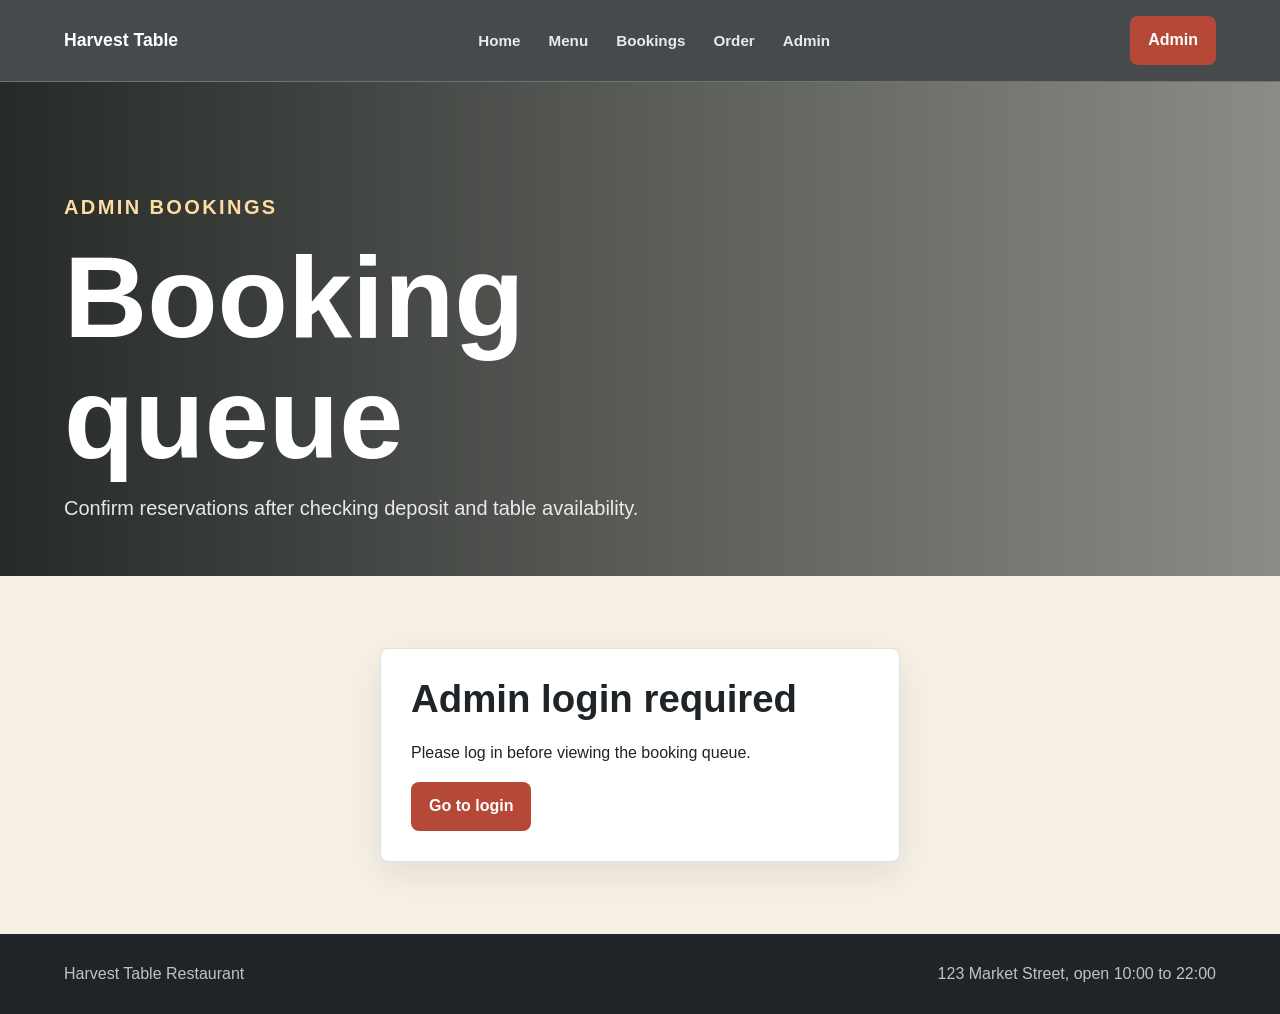
<file: projects/Static-Website/admin-bookings.html>
<!DOCTYPE html>
<html lang="en">
<head>
  <meta charset="UTF-8">
  <meta name="viewport" content="width=device-width, initial-scale=1.0">
  <title>Admin Bookings | Harvest Table Restaurant</title>
  <link rel="stylesheet" href="style.css">
</head>
<body>
  <header class="site-header">
    <a class="brand" href="index.html">Harvest Table</a>
    <nav class="nav-links" aria-label="Primary navigation">
      <a href="index.html">Home</a>
      <a href="menu.html">Menu</a>
      <a href="booking.html">Bookings</a>
      <a href="order.html">Order</a>
      <a href="admin.html">Admin</a>
    </nav>
    <a class="button" href="admin.html">Admin</a>
  </header>

  <main>
    <section class="page-hero admin-page-hero">
      <p class="eyebrow">Admin bookings</p>
      <h1>Booking queue</h1>
      <p>Confirm reservations after checking deposit and table availability.</p>
    </section>

    <section class="admin admin-protected hidden" id="adminProtected">
      <div class="section-heading">
        <div>
          <p class="eyebrow">Reservations</p>
          <h2>Bookings</h2>
        </div>
        <p>Pending table booking requests.</p>
      </div>
      <div class="admin-list" id="adminBookingsList">
        <article class="admin-record">
          <div>
            <h3>Booking #501</h3>
            <p>Lerato Dube, 073 222 8899</p>
            <p>4 guests, patio, 19:00. Deposit reference: DEP-501.</p>
          </div>
          <span class="record-status">Pending</span>
          <button type="button" class="confirm-button">Confirm</button>
        </article>
        <article class="admin-record">
          <div>
            <h3>Booking #502</h3>
            <p>Michael Adams, 084 900 1200</p>
            <p>2 guests, window table, 18:30. Deposit reference: pending.</p>
          </div>
          <span class="record-status">Pending</span>
          <button type="button" class="confirm-button">Confirm</button>
        </article>
      </div>
    </section>

    <section class="admin-login-section hidden" id="adminAccessMessage">
      <div class="panel">
        <h2>Admin login required</h2>
        <p>Please log in before viewing the booking queue.</p>
        <a class="button" href="admin.html">Go to login</a>
      </div>
    </section>
  </main>

  <footer class="site-footer">
    <span>Harvest Table Restaurant</span>
    <span>123 Market Street, open 10:00 to 22:00</span>
  </footer>

  <script src="global.js"></script>
</body>
</html>
</file>
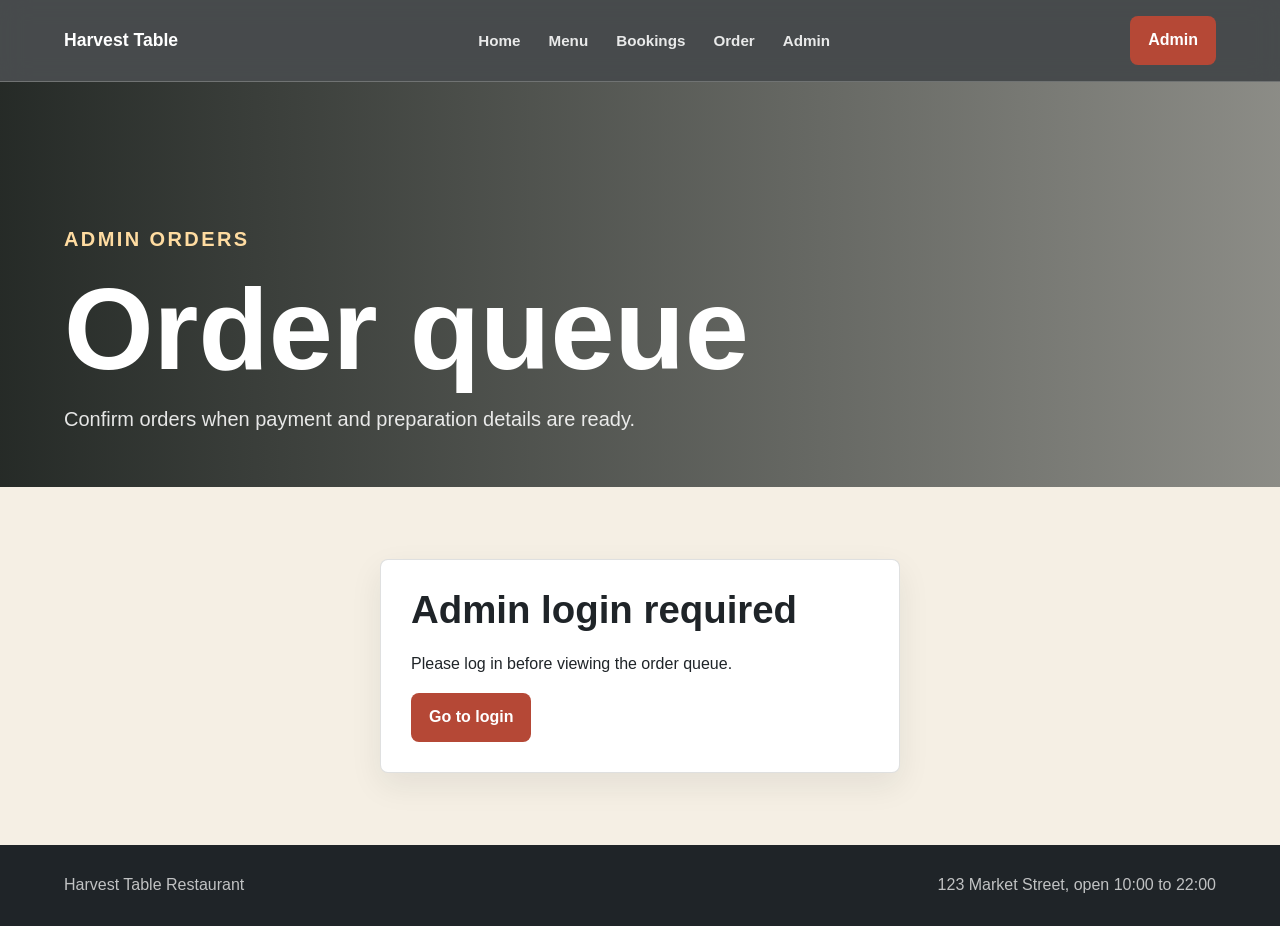
<file: projects/Static-Website/admin-orders.html>
<!DOCTYPE html>
<html lang="en">
<head>
  <meta charset="UTF-8">
  <meta name="viewport" content="width=device-width, initial-scale=1.0">
  <title>Admin Orders | Harvest Table Restaurant</title>
  <link rel="stylesheet" href="style.css">
</head>
<body>
  <header class="site-header">
    <a class="brand" href="index.html">Harvest Table</a>
    <nav class="nav-links" aria-label="Primary navigation">
      <a href="index.html">Home</a>
      <a href="menu.html">Menu</a>
      <a href="booking.html">Bookings</a>
      <a href="order.html">Order</a>
      <a href="admin.html">Admin</a>
    </nav>
    <a class="button" href="admin.html">Admin</a>
  </header>

  <main>
    <section class="page-hero admin-page-hero">
      <p class="eyebrow">Admin orders</p>
      <h1>Order queue</h1>
      <p>Confirm orders when payment and preparation details are ready.</p>
    </section>

    <section class="admin admin-protected hidden" id="adminProtected">
      <div class="section-heading">
        <div>
          <p class="eyebrow">Kitchen queue</p>
          <h2>Orders</h2>
        </div>
        <p>Pending customer meal orders.</p>
      </div>
      <div class="admin-list" id="adminOrdersList">
        <article class="admin-record">
          <div>
            <h3>Order #1001</h3>
            <p>Thandi Mokoena, 071 234 5678</p>
            <p>1 Harvest Salad, 2 Herb Pasta. Payment reference: EFT-1001.</p>
          </div>
          <span class="record-status">Pending</span>
          <button type="button" class="confirm-button">Confirm</button>
        </article>
        <article class="admin-record">
          <div>
            <h3>Order #1002</h3>
            <p>James Naidoo, 082 111 4455</p>
            <p>2 Flame Grilled Chicken. Payment reference: pending.</p>
          </div>
          <span class="record-status">Pending</span>
          <button type="button" class="confirm-button">Confirm</button>
        </article>
      </div>
    </section>

    <section class="admin-login-section hidden" id="adminAccessMessage">
      <div class="panel">
        <h2>Admin login required</h2>
        <p>Please log in before viewing the order queue.</p>
        <a class="button" href="admin.html">Go to login</a>
      </div>
    </section>
  </main>

  <footer class="site-footer">
    <span>Harvest Table Restaurant</span>
    <span>123 Market Street, open 10:00 to 22:00</span>
  </footer>

  <script src="global.js"></script>
</body>
</html>
</file>
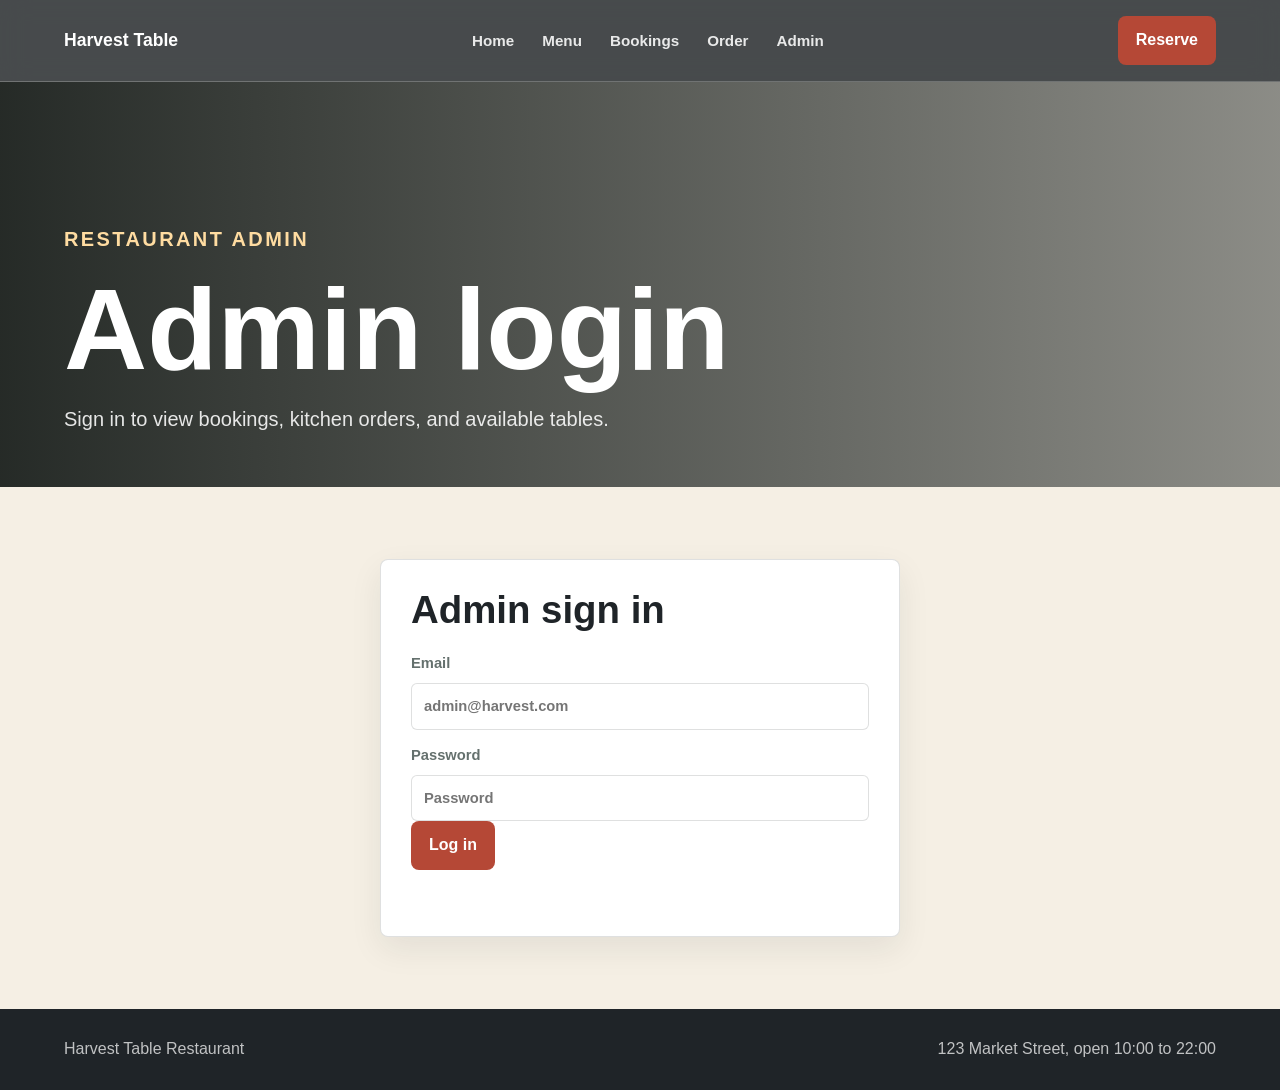
<file: projects/Static-Website/admin.html>
<!DOCTYPE html>
<html lang="en">
<head>
  <meta charset="UTF-8">
  <meta name="viewport" content="width=device-width, initial-scale=1.0">
  <title>Admin | Harvest Table Restaurant</title>
  <link rel="stylesheet" href="style.css">
</head>
<body>
  <header class="site-header">
    <a class="brand" href="index.html">Harvest Table</a>
    <nav class="nav-links" aria-label="Primary navigation">
      <a href="index.html">Home</a>
      <a href="menu.html">Menu</a>
      <a href="booking.html">Bookings</a>
      <a href="order.html">Order</a>
      <a href="admin.html">Admin</a>
    </nav>
    <a class="button" href="booking.html">Reserve</a>
  </header>

  <main>
    <section class="page-hero admin-page-hero">
      <p class="eyebrow">Restaurant admin</p>
      <h1>Admin login</h1>
      <p>Sign in to view bookings, kitchen orders, and available tables.</p>
    </section>

    <section class="admin-login-section" id="adminLoginSection">
      <form class="panel admin-login" id="adminLoginForm">
        <h2>Admin sign in</h2>
        <div class="form-grid">
          <label class="full">
            Email
            <input name="email" type="email" placeholder="admin@harvest.com" required>
          </label>
          <label class="full">
            Password
            <input name="password" type="password" placeholder="Password" required>
          </label>
        </div>
        <button type="submit">Log in</button>
        <p class="status error-status" id="adminLoginStatus" aria-live="polite"></p>
      </form>
    </section>

    <section class="admin hidden" id="adminDashboard">
      <div class="section-heading">
        <div>
          <p class="eyebrow">Today</p>
          <h2>Admin dashboard</h2>
        </div>
        <p>Choose which queue you want to manage.</p>
      </div>
      <div class="section-actions admin-actions">
        <button type="button" id="adminLogoutButton">Log out</button>
      </div>
      <div class="admin-grid">
        <a class="admin-tile" href="admin-orders.html">
          <strong>Orders</strong>
          <span>View meal orders and confirm kitchen processing.</span>
        </a>
        <a class="admin-tile" href="admin-bookings.html">
          <strong>Bookings</strong>
          <span>View table reservations and confirm guest bookings.</span>
        </a>
      </div>
    </section>
  </main>

  <footer class="site-footer">
    <span>Harvest Table Restaurant</span>
    <span>123 Market Street, open 10:00 to 22:00</span>
  </footer>

  <script src="global.js"></script>
</body>
</html>
</file>
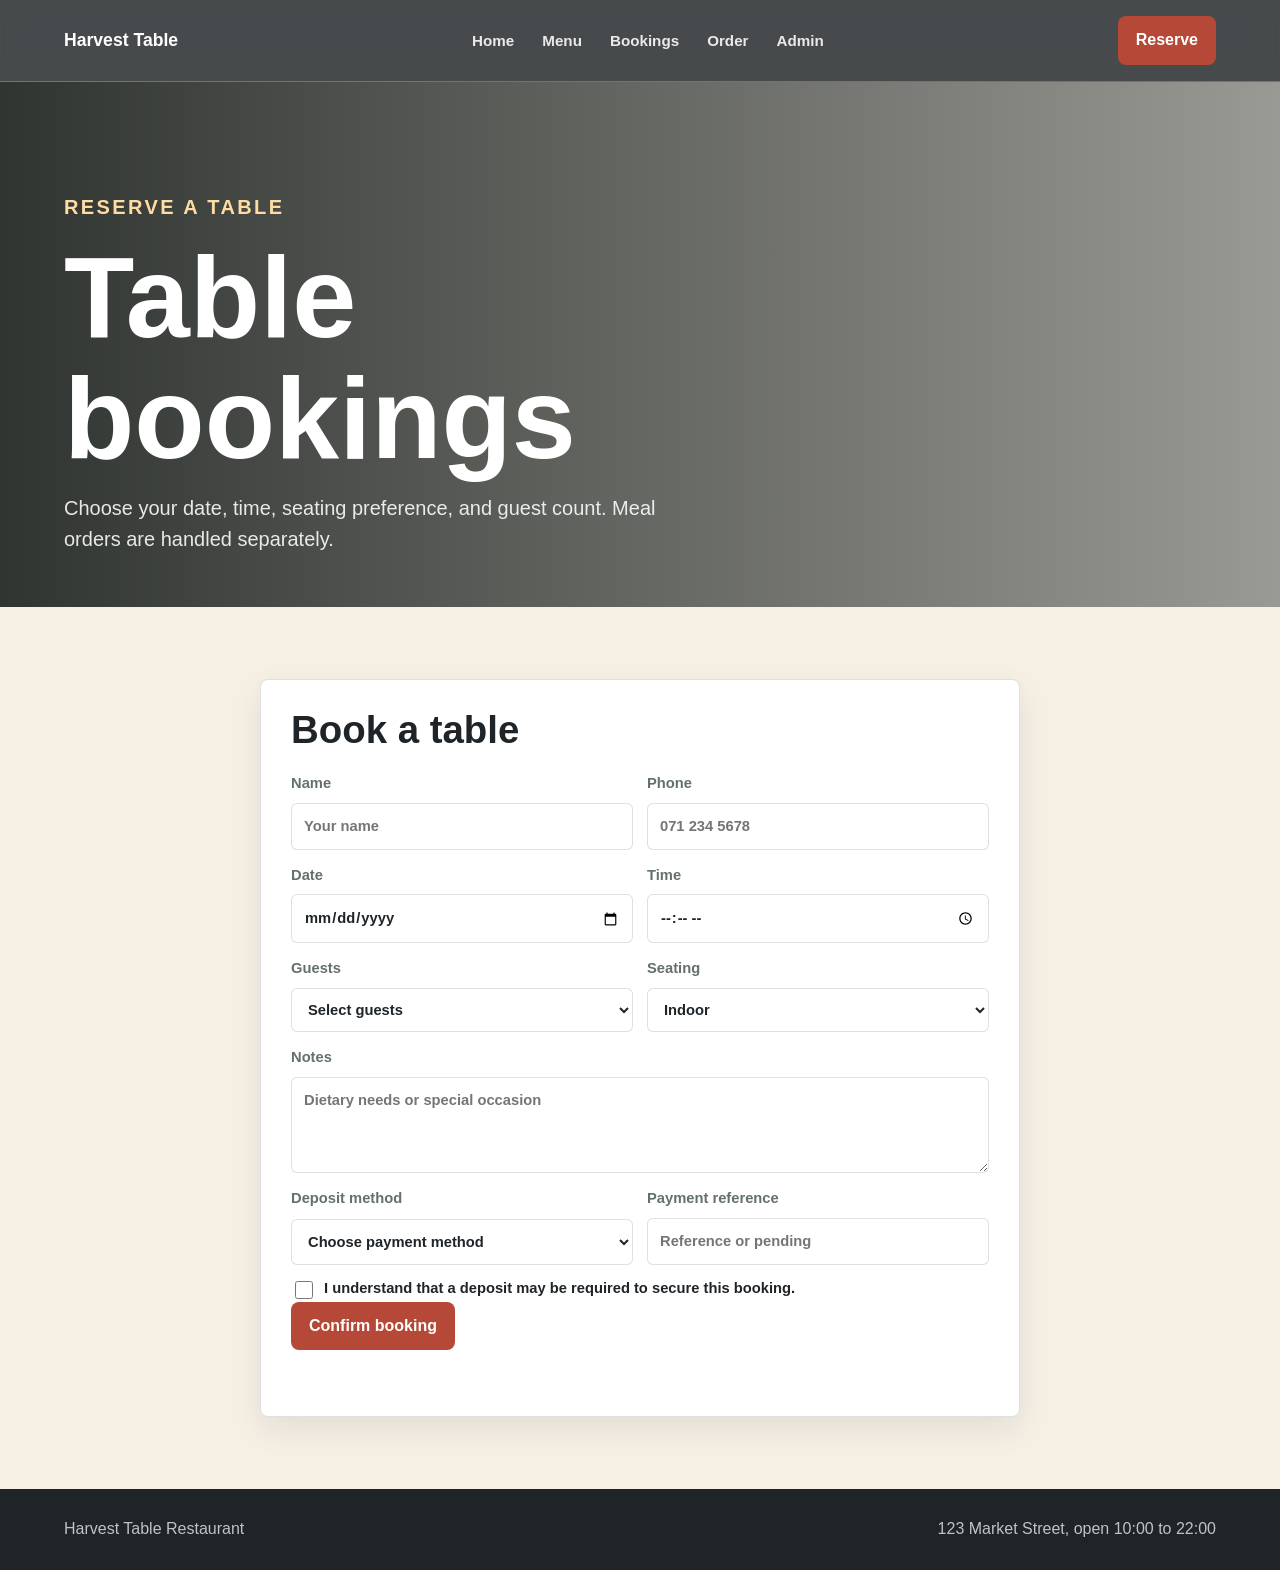
<file: projects/Static-Website/booking.html>
<!DOCTYPE html>
<html lang="en">
<head>
  <meta charset="UTF-8">
  <meta name="viewport" content="width=device-width, initial-scale=1.0">
  <title>Bookings | Harvest Table Restaurant</title>
  <link rel="stylesheet" href="style.css">
</head>
<body>
  <header class="site-header">
    <a class="brand" href="index.html">Harvest Table</a>
    <nav class="nav-links" aria-label="Primary navigation">
      <a href="index.html">Home</a>
      <a href="menu.html">Menu</a>
      <a href="booking.html">Bookings</a>
      <a href="order.html">Order</a>
      <a href="admin.html">Admin</a>
    </nav>
    <a class="button" href="booking.html">Reserve</a>
  </header>

  <main>
    <section class="page-hero booking-hero">
      <p class="eyebrow">Reserve a table</p>
      <h1>Table bookings</h1>
      <p>Choose your date, time, seating preference, and guest count. Meal orders are handled separately.</p>
    </section>

    <section class="booking-order single-panel">
      <form class="panel" id="bookingForm">
        <h2>Book a table</h2>
        <div class="form-grid">
          <label>
            Name
            <input name="name" type="text" placeholder="Your name" required>
          </label>
          <label>
            Phone
            <input name="phone" type="tel" placeholder="071 234 5678" required>
          </label>
          <label>
            Date
            <input name="date" type="date" required>
          </label>
          <label>
            Time
            <input name="time" type="time" required>
          </label>
          <label>
            Guests
            <select name="guests" required>
              <option value="">Select guests</option>
              <option>2 guests</option>
              <option>4 guests</option>
              <option>6 guests</option>
              <option>8 guests</option>
            </select>
          </label>
          <label>
            Seating
            <select name="seating">
              <option>Indoor</option>
              <option>Patio</option>
              <option>Window table</option>
            </select>
          </label>
          <label class="full">
            Notes
            <textarea name="notes" placeholder="Dietary needs or special occasion"></textarea>
          </label>
          <label>
            Deposit method
            <select name="depositMethod" required>
              <option value="">Choose payment method</option>
              <option>EFT bank transfer</option>
              <option>Card payment link</option>
              <option>Pay at restaurant</option>
            </select>
          </label>
          <label>
            Payment reference
            <input name="paymentReference" type="text" placeholder="Reference or pending">
          </label>
          <label class="full checkbox-label">
            <input name="depositPolicy" type="checkbox" required>
            I understand that a deposit may be required to secure this booking.
          </label>
        </div>
        <button type="submit">Confirm booking</button>
        <p class="status" id="bookingStatus" aria-live="polite"></p>
      </form>
    </section>
  </main>

  <footer class="site-footer">
    <span>Harvest Table Restaurant</span>
    <span>123 Market Street, open 10:00 to 22:00</span>
  </footer>

  <script src="global.js"></script>
</body>
</html>
</file>
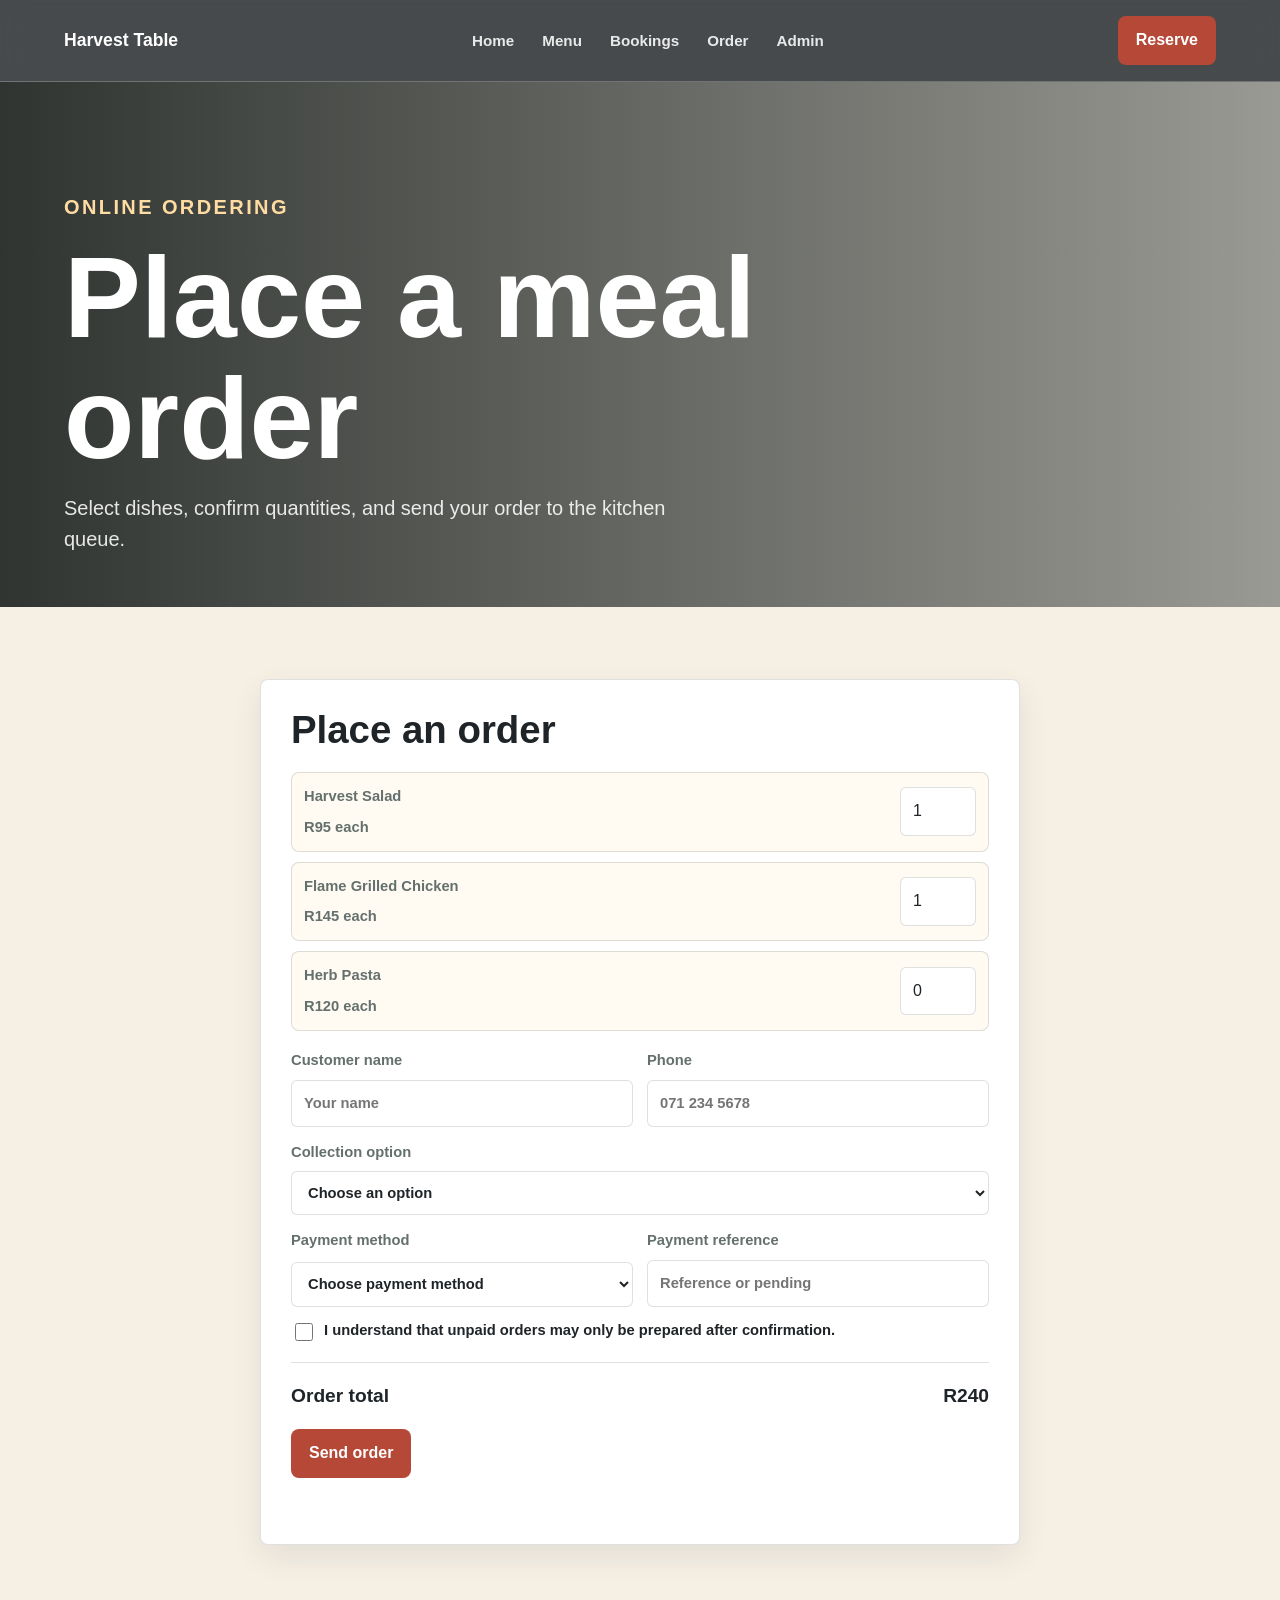
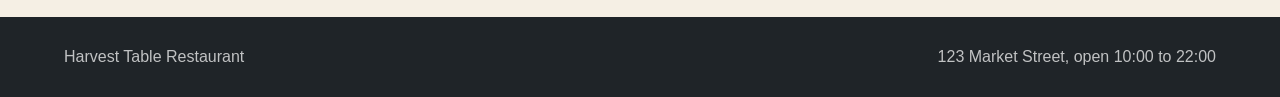
<file: projects/Static-Website/order.html>
<!DOCTYPE html>
<html lang="en">
<head>
  <meta charset="UTF-8">
  <meta name="viewport" content="width=device-width, initial-scale=1.0">
  <title>Order Online | Harvest Table Restaurant</title>
  <link rel="stylesheet" href="style.css">
</head>
<body>
  <header class="site-header">
    <a class="brand" href="index.html">Harvest Table</a>
    <nav class="nav-links" aria-label="Primary navigation">
      <a href="index.html">Home</a>
      <a href="menu.html">Menu</a>
      <a href="booking.html">Bookings</a>
      <a href="order.html">Order</a>
      <a href="admin.html">Admin</a>
    </nav>
    <a class="button" href="booking.html">Reserve</a>
  </header>

  <main>
    <section class="page-hero order-hero">
      <p class="eyebrow">Online ordering</p>
      <h1>Place a meal order</h1>
      <p>Select dishes, confirm quantities, and send your order to the kitchen queue.</p>
    </section>

    <section class="booking-order single-panel">
      <form class="panel" id="orderForm">
        <h2>Place an order</h2>
        <ul class="order-items" id="orderItems"></ul>

        <div class="form-grid">
          <label>
            Customer name
            <input name="customer" type="text" placeholder="Your name" required>
          </label>
          <label>
            Phone
            <input name="phone" type="tel" placeholder="071 234 5678" required>
          </label>
          <label class="full">
            Collection option
            <select name="collection" required>
              <option value="">Choose an option</option>
              <option>Pickup</option>
              <option>Eat in</option>
            </select>
          </label>
          <label>
            Payment method
            <select name="paymentMethod" required>
              <option value="">Choose payment method</option>
              <option>EFT bank transfer</option>
              <option>Card payment link</option>
              <option>Pay on collection</option>
            </select>
          </label>
          <label>
            Payment reference
            <input name="paymentReference" type="text" placeholder="Reference or pending">
          </label>
          <label class="full checkbox-label">
            <input name="paymentPolicy" type="checkbox" required>
            I understand that unpaid orders may only be prepared after confirmation.
          </label>
        </div>

        <div class="total">
          <span>Order total</span>
          <span id="orderTotal">R240</span>
        </div>
        <button type="submit">Send order</button>
        <p class="status" id="orderStatus" aria-live="polite"></p>
      </form>
    </section>
  </main>

  <footer class="site-footer">
    <span>Harvest Table Restaurant</span>
    <span>123 Market Street, open 10:00 to 22:00</span>
  </footer>

  <script src="menu-data.js"></script>
  <script src="global.js"></script>
</body>
</html>
</file>
<file: projects/Static-Website/style.css>
:root {
  --ink: #1f2428;
  --muted: #64706d;
  --paper: #fffaf2;
  --cream: #f5efe4;
  --leaf: #2f6b4f;
  --tomato: #b54836;
  --gold: #d49a3a;
  --line: rgba(31, 36, 40, 0.14);
  --shadow: 0 18px 46px rgba(31, 36, 40, 0.13);
}

* {
  box-sizing: border-box;
}

html {
  scroll-behavior: smooth;
}

body {
  margin: 0;
  color: var(--ink);
  font-family: Arial, Helvetica, sans-serif;
  line-height: 1.55;
  background: var(--paper);
}

img {
  display: block;
  max-width: 100%;
}

a {
  color: inherit;
  text-decoration: none;
}

.site-header {
  position: sticky;
  top: 0;
  z-index: 10;
  display: flex;
  align-items: center;
  justify-content: space-between;
  gap: 24px;
  padding: 16px clamp(18px, 5vw, 72px);
  border-bottom: 1px solid rgba(255, 255, 255, 0.22);
  color: #fff;
  background: rgba(31, 36, 40, 0.82);
  backdrop-filter: blur(14px);
}

.brand {
  font-size: 1.1rem;
  font-weight: 800;
  letter-spacing: 0;
}

.nav-links {
  display: flex;
  align-items: center;
  gap: clamp(12px, 2.5vw, 28px);
  font-size: 0.95rem;
  font-weight: 700;
}

.nav-links a {
  opacity: 0.88;
}

.nav-links a:hover {
  opacity: 1;
}

.button,
button {
  display: inline-flex;
  align-items: center;
  justify-content: center;
  min-height: 44px;
  padding: 12px 18px;
  border: 0;
  border-radius: 8px;
  color: #fff;
  background: var(--tomato);
  font: inherit;
  font-weight: 800;
  cursor: pointer;
  transition: transform 160ms ease, box-shadow 160ms ease, background 160ms ease;
}

.button:hover,
button:hover {
  transform: translateY(-1px);
  box-shadow: 0 10px 24px rgba(181, 72, 54, 0.28);
  background: #9f3f30;
}

.button.secondary {
  color: var(--ink);
  background: #fff;
}

.hero {
  min-height: 88vh;
  display: grid;
  align-items: end;
  padding: 110px clamp(18px, 5vw, 72px) 58px;
  color: #fff;
  background:
    linear-gradient(90deg, rgba(14, 20, 17, 0.86), rgba(14, 20, 17, 0.48), rgba(14, 20, 17, 0.24)),
    url("https://images.unsplash.com/photo-1551218808-94e220e084d2?auto=format&fit=crop&w=1800&q=80") center/cover;
}

.hero-content {
  max-width: 760px;
}

.page-hero {
  min-height: 45vh;
  display: grid;
  align-content: end;
  gap: 14px;
  padding: 110px clamp(18px, 5vw, 72px) 52px;
  color: #fff;
  background:
    linear-gradient(90deg, rgba(14, 20, 17, 0.86), rgba(14, 20, 17, 0.45)),
    url("https://images.unsplash.com/photo-1551218808-94e220e084d2?auto=format&fit=crop&w=1800&q=80") center/cover;
}

.menu-hero {
  background:
    linear-gradient(90deg, rgba(14, 20, 17, 0.86), rgba(14, 20, 17, 0.42)),
    url("https://images.unsplash.com/photo-1546069901-ba9599a7e63c?auto=format&fit=crop&w=1800&q=80") center/cover;
}

.booking-hero {
  background:
    linear-gradient(90deg, rgba(14, 20, 17, 0.86), rgba(14, 20, 17, 0.42)),
    url("https://images.unsplash.com/photo-1559329007-40df8a9345d8?auto=format&fit=crop&w=1800&q=80") center/cover;
}

.order-hero {
  background:
    linear-gradient(90deg, rgba(14, 20, 17, 0.86), rgba(14, 20, 17, 0.42)),
    url("https://images.unsplash.com/photo-1551218808-94e220e084d2?auto=format&fit=crop&w=1800&q=80") center/cover;
}

.admin-page-hero {
  background:
    linear-gradient(90deg, rgba(14, 20, 17, 0.9), rgba(14, 20, 17, 0.48)),
    url("https://images.unsplash.com/photo-1552566626-52f8b828add9?auto=format&fit=crop&w=1800&q=80") center/cover;
}

.eyebrow {
  margin: 0;
  color: #ffdca1;
  font-size: 0.82rem;
  font-weight: 800;
  letter-spacing: 0.12em;
  text-transform: uppercase;
}

h1,
h2,
h3 {
  margin: 0;
  line-height: 1.05;
  letter-spacing: 0;
}

h1 {
  max-width: 760px;
  font-size: clamp(3rem, 9vw, 7.4rem);
}

h2 {
  font-size: clamp(2rem, 5vw, 4.2rem);
}

h3 {
  font-size: 1.25rem;
}

.hero p,
.page-hero p {
  max-width: 620px;
  margin: 0;
  color: rgba(255, 255, 255, 0.88);
  font-size: clamp(1rem, 2vw, 1.25rem);
}

.hero .eyebrow,
.page-hero .eyebrow {
  color: #ffdca1;
}

.hero h1 {
  margin: 12px 0 22px;
}

.hero-actions,
.section-actions,
.admin-stats {
  display: flex;
  flex-wrap: wrap;
  gap: 12px;
}

.section-actions {
  margin-top: 28px;
}

section {
  padding: 72px clamp(18px, 5vw, 72px);
}

.section-heading {
  display: flex;
  align-items: end;
  justify-content: space-between;
  gap: 24px;
  margin-bottom: 28px;
}

.section-heading p {
  max-width: 520px;
  margin: 0;
  color: var(--muted);
}

.story {
  display: grid;
  grid-template-columns: minmax(0, 1fr) minmax(280px, 460px);
  gap: clamp(28px, 5vw, 68px);
  align-items: center;
  background: #fff;
}

.story p {
  color: var(--muted);
  font-size: 1.06rem;
}

.story .eyebrow {
  color: var(--tomato);
}

.story h2 {
  margin: 12px 0 18px;
}

.story img {
  width: 100%;
  aspect-ratio: 4 / 5;
  object-fit: cover;
  border-radius: 8px;
  box-shadow: var(--shadow);
}

.menu-grid {
  display: grid;
  grid-template-columns: repeat(3, minmax(0, 1fr));
  gap: 18px;
}

.menu-card {
  display: grid;
  gap: 14px;
  padding: 18px;
  border: 1px solid var(--line);
  border-radius: 8px;
  background: #fff;
  box-shadow: 0 10px 28px rgba(31, 36, 40, 0.06);
}

.menu-card img {
  width: 100%;
  aspect-ratio: 4 / 3;
  object-fit: cover;
  border-radius: 6px;
}

.menu-card p {
  margin: 0;
  color: var(--muted);
}

.menu-meta {
  display: flex;
  align-items: center;
  justify-content: space-between;
  gap: 12px;
  font-weight: 800;
}

.price {
  color: var(--leaf);
  white-space: nowrap;
}

.booking-order {
  display: grid;
  grid-template-columns: minmax(0, 1fr) minmax(0, 1fr);
  gap: 24px;
  background: var(--cream);
}

.booking-order.single-panel {
  grid-template-columns: minmax(0, 760px);
  justify-content: center;
}

.admin-login-section {
  display: grid;
  grid-template-columns: minmax(0, 520px);
  justify-content: center;
  background: var(--cream);
}

.admin-login {
  width: 100%;
}

.panel {
  padding: clamp(18px, 3vw, 30px);
  border: 1px solid var(--line);
  border-radius: 8px;
  background: #fff;
  box-shadow: 0 12px 32px rgba(31, 36, 40, 0.08);
}

.panel h2 {
  margin-bottom: 22px;
  font-size: clamp(1.8rem, 3vw, 2.6rem);
}

label {
  display: grid;
  gap: 8px;
  color: var(--muted);
  font-size: 0.92rem;
  font-weight: 700;
}

.checkbox-label {
  grid-template-columns: auto 1fr;
  align-items: start;
  color: var(--ink);
  line-height: 1.35;
}

.checkbox-label input {
  width: 18px;
  min-height: 18px;
  margin-top: 2px;
}

input,
select,
textarea {
  width: 100%;
  min-height: 44px;
  padding: 11px 12px;
  border: 1px solid var(--line);
  border-radius: 6px;
  color: var(--ink);
  background: #fff;
  font: inherit;
}

textarea {
  min-height: 96px;
  resize: vertical;
}

.form-grid {
  display: grid;
  grid-template-columns: repeat(2, minmax(0, 1fr));
  gap: 14px;
}

.full {
  grid-column: 1 / -1;
}

.order-items {
  display: grid;
  gap: 10px;
  margin: 0 0 18px;
  padding: 0;
  list-style: none;
}

.order-items li {
  display: grid;
  grid-template-columns: 1fr auto;
  gap: 10px;
  align-items: center;
  padding: 12px;
  border: 1px solid var(--line);
  border-radius: 8px;
  background: #fffaf2;
}

.order-items span {
  color: var(--muted);
  font-size: 0.92rem;
}

.quantity {
  width: 76px;
}

.total {
  display: flex;
  align-items: center;
  justify-content: space-between;
  gap: 12px;
  margin: 18px 0;
  padding-top: 18px;
  border-top: 1px solid var(--line);
  font-size: 1.2rem;
  font-weight: 900;
}

.admin {
  background: #27352f;
  color: #fff;
}

.admin .section-heading p {
  color: rgba(255, 255, 255, 0.72);
}

.admin-actions {
  justify-content: flex-end;
  margin: -8px 0 24px;
}

.admin-grid {
  display: grid;
  grid-template-columns: repeat(2, minmax(0, 1fr));
  gap: 18px;
}

.admin-tile {
  display: grid;
  gap: 12px;
  min-height: 180px;
  align-content: center;
  padding: 26px;
  border: 1px solid rgba(255, 255, 255, 0.14);
  border-radius: 8px;
  background: rgba(255, 255, 255, 0.08);
  transition: transform 160ms ease, background 160ms ease;
}

.admin-tile:hover {
  transform: translateY(-2px);
  background: rgba(255, 255, 255, 0.14);
}

.admin-tile strong {
  color: #ffdca1;
  font-size: clamp(2rem, 5vw, 3.2rem);
  line-height: 1;
}

.admin-tile span {
  color: rgba(255, 255, 255, 0.78);
}

.admin-list {
  display: grid;
  gap: 14px;
}

.admin-record {
  display: grid;
  grid-template-columns: minmax(0, 1fr) auto auto;
  gap: 16px;
  align-items: center;
  padding: 18px;
  border: 1px solid rgba(255, 255, 255, 0.14);
  border-radius: 8px;
  background: rgba(255, 255, 255, 0.08);
}

.admin-record h3 {
  margin-bottom: 8px;
}

.admin-record p {
  margin: 4px 0;
  color: rgba(255, 255, 255, 0.76);
}

.record-status {
  min-width: 94px;
  padding: 7px 10px;
  border-radius: 999px;
  color: #1f2428;
  background: #ffdca1;
  font-size: 0.86rem;
  font-weight: 800;
  text-align: center;
}

.record-status.confirmed {
  color: #fff;
  background: var(--leaf);
}

.stat {
  flex: 1 1 180px;
  min-height: 120px;
  padding: 20px;
  border: 1px solid rgba(255, 255, 255, 0.14);
  border-radius: 8px;
  background: rgba(255, 255, 255, 0.08);
}

.stat strong {
  display: block;
  margin-bottom: 8px;
  color: #ffdca1;
  font-size: 2rem;
  line-height: 1;
}

.site-footer {
  display: flex;
  justify-content: space-between;
  gap: 24px;
  padding: 28px clamp(18px, 5vw, 72px);
  color: rgba(255, 255, 255, 0.72);
  background: #1f2428;
}

.status {
  min-height: 24px;
  margin: 12px 0 0;
  color: var(--leaf);
  font-weight: 800;
}

.error-status {
  color: var(--tomato);
}

.hidden {
  display: none;
}

@media (max-width: 900px) {
  .nav-links {
    display: none;
  }

  .story,
  .booking-order {
    grid-template-columns: 1fr;
  }

  .menu-grid {
    grid-template-columns: repeat(2, minmax(0, 1fr));
  }

  .admin-grid,
  .admin-record {
    grid-template-columns: 1fr;
  }
}

@media (max-width: 640px) {
  .hero {
    min-height: 82vh;
  }

  section {
    padding-block: 56px;
  }

  .section-heading,
  .site-footer {
    display: grid;
  }

  .menu-grid,
  .form-grid {
    grid-template-columns: 1fr;
  }
}
</file>
